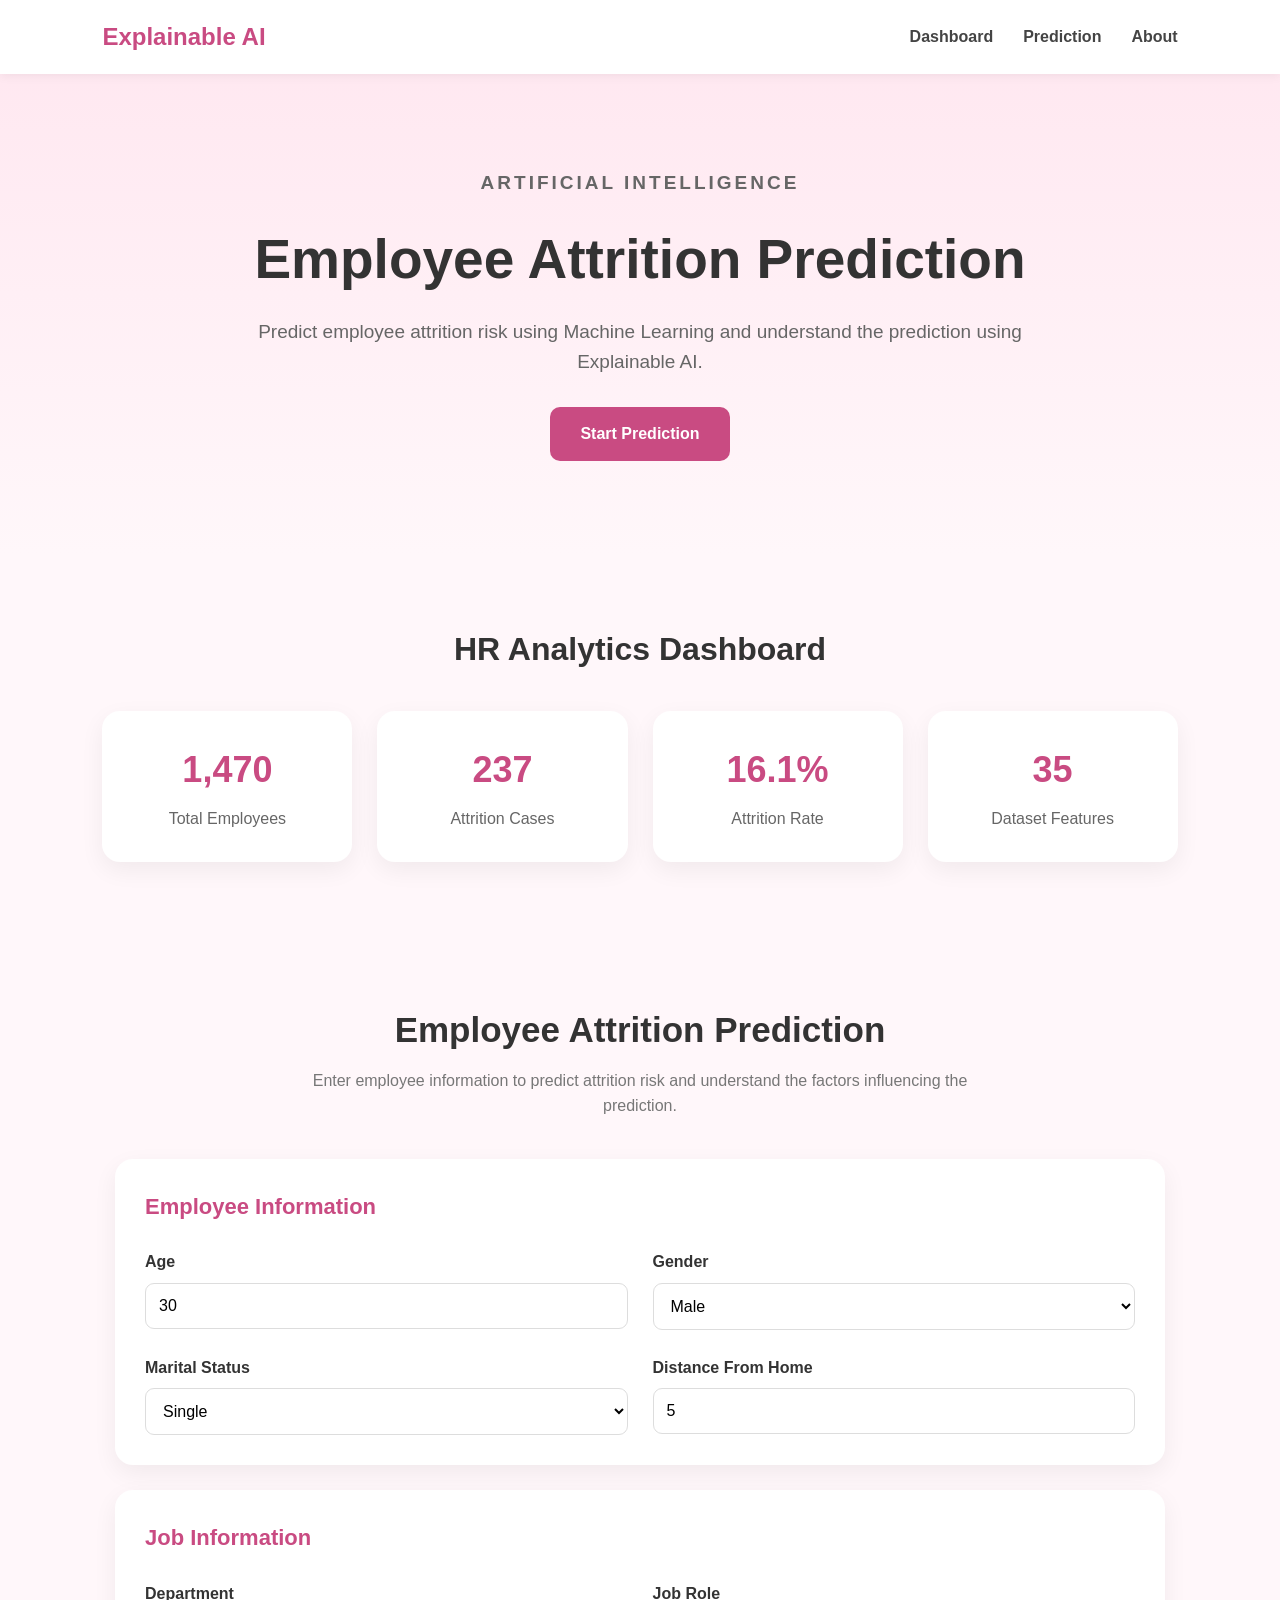
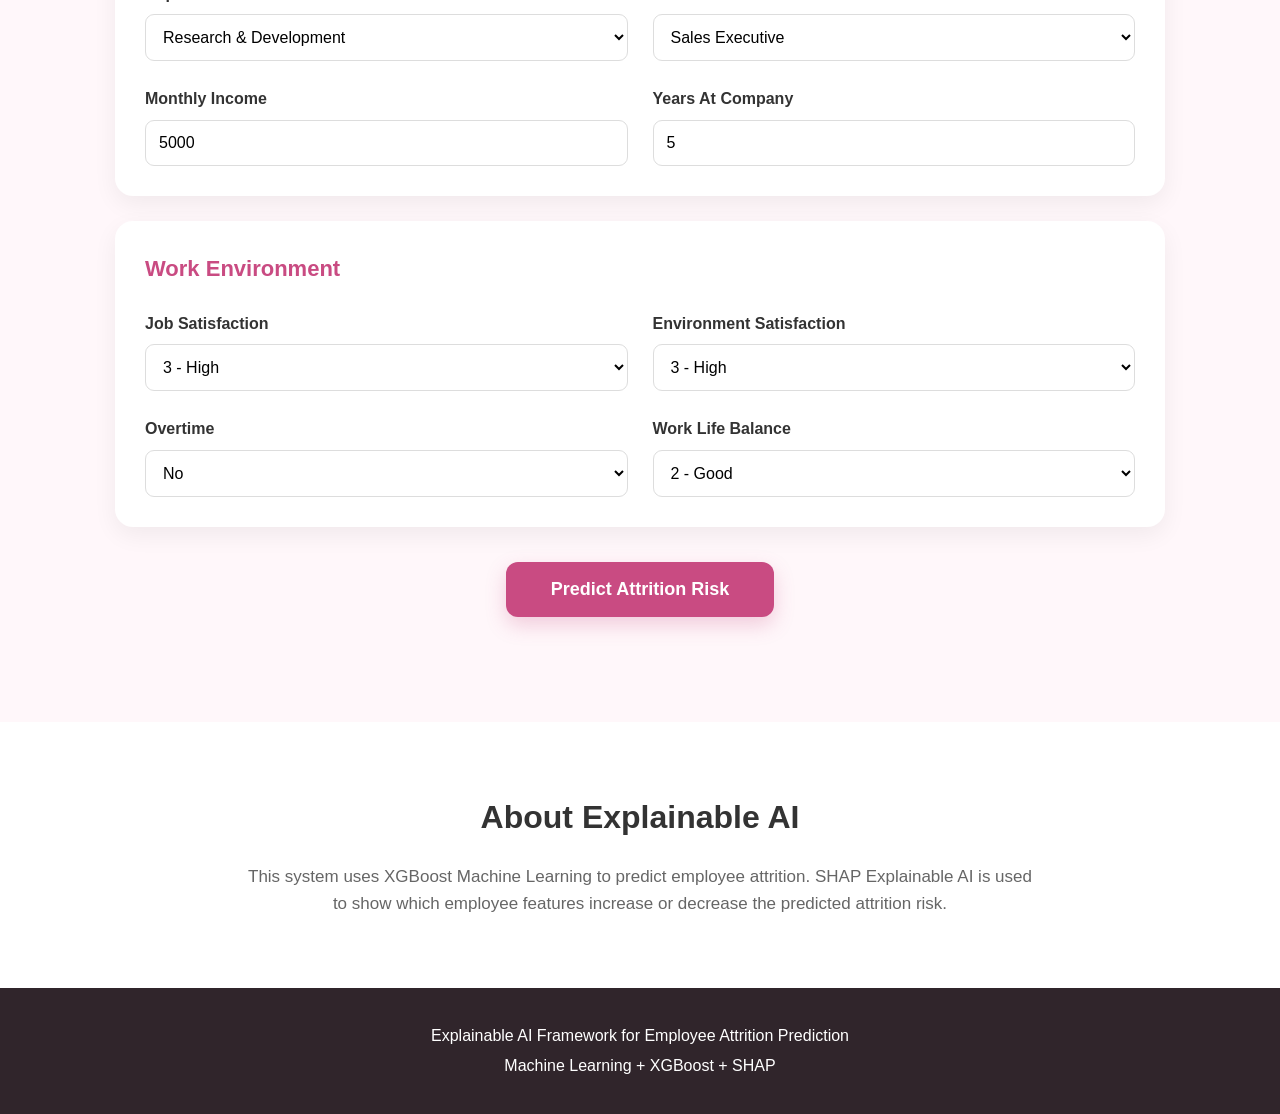
<file: frontend/index.html>
<!DOCTYPE html>
<html lang="en">

<head>
    <meta charset="UTF-8">

    <meta name="viewport"
        content="width=device-width, initial-scale=1.0">

    <title>
        Explainable AI - Employee Attrition Prediction
    </title>

    <link rel="stylesheet"
        href="style.css">
</head>

<body>

    <!-- HEADER -->

    <header class="header">

        <div class="logo">
            Explainable AI
        </div>

        <nav>
            <a href="#dashboard">
                Dashboard
            </a>

            <a href="#prediction">
                Prediction
            </a>

            <a href="#about">
                About
            </a>
        </nav>

    </header>


    <!-- HERO -->

    <section class="hero"
        id="dashboard">

        <div class="hero-content">

            <p class="small-title">
                ARTIFICIAL INTELLIGENCE
            </p>

            <h1>
                Employee Attrition
                Prediction
            </h1>

            <p>
                Predict employee attrition risk using
                Machine Learning and understand the
                prediction using Explainable AI.
            </p>

            <a href="#prediction"
                class="hero-button">
                Start Prediction
            </a>

        </div>

    </section>


    <!-- DASHBOARD -->

    <section class="dashboard">

        <h2>
            HR Analytics Dashboard
        </h2>

        <div class="cards">

            <div class="card">

                <h3>
                    1,470
                </h3>

                <p>
                    Total Employees
                </p>

            </div>


            <div class="card">

                <h3>
                    237
                </h3>

                <p>
                    Attrition Cases
                </p>

            </div>


            <div class="card">

                <h3>
                    16.1%
                </h3>

                <p>
                    Attrition Rate
                </p>

            </div>


            <div class="card">

                <h3>
                    35
                </h3>

                <p>
                    Dataset Features
                </p>

            </div>

        </div>

    </section>


    <!-- PREDICTION -->

    <section class="prediction-section"
        id="prediction">

        <div class="prediction-container">

            <h2>
                Employee Attrition Prediction
            </h2>

            <p class="section-description">
                Enter employee information to predict
                attrition risk and understand the
                factors influencing the prediction.
            </p>


            <form id="prediction-form">


                <!-- EMPLOYEE INFORMATION -->

                <div class="form-section">

                    <h3>
                        Employee Information
                    </h3>


                    <div class="form-grid">


                        <div class="form-group">

                            <label>
                                Age
                            </label>

                            <input
                                type="number"
                                id="Age"
                                name="Age"
                                min="18"
                                max="70"
                                value="30"
                                required>

                        </div>


                        <div class="form-group">

                            <label>
                                Gender
                            </label>

                            <select
                                id="Gender"
                                name="Gender"
                                required>

                                <option value="Male">
                                    Male
                                </option>

                                <option value="Female">
                                    Female
                                </option>

                            </select>

                        </div>


                        <div class="form-group">

                            <label>
                                Marital Status
                            </label>

                            <select
                                id="MaritalStatus"
                                name="MaritalStatus"
                                required>

                                <option value="Single">
                                    Single
                                </option>

                                <option value="Married">
                                    Married
                                </option>

                                <option value="Divorced">
                                    Divorced
                                </option>

                            </select>

                        </div>


                        <div class="form-group">

                            <label>
                                Distance From Home
                            </label>

                            <input
                                type="number"
                                id="DistanceFromHome"
                                name="DistanceFromHome"
                                min="1"
                                max="30"
                                value="5"
                                required>

                        </div>

                    </div>

                </div>


                <!-- JOB INFORMATION -->

                <div class="form-section">

                    <h3>
                        Job Information
                    </h3>


                    <div class="form-grid">


                        <div class="form-group">

                            <label>
                                Department
                            </label>

                            <select
                                id="Department"
                                name="Department"
                                required>

                                <option value="Research & Development">
                                    Research & Development
                                </option>

                                <option value="Sales">
                                    Sales
                                </option>

                                <option value="Human Resources">
                                    Human Resources
                                </option>

                            </select>

                        </div>


                        <div class="form-group">

                            <label>
                                Job Role
                            </label>

                            <select
                                id="JobRole"
                                name="JobRole"
                                required>

                                <option value="Sales Executive">
                                    Sales Executive
                                </option>

                                <option value="Research Scientist">
                                    Research Scientist
                                </option>

                                <option value="Laboratory Technician">
                                    Laboratory Technician
                                </option>

                                <option value="Manufacturing Director">
                                    Manufacturing Director
                                </option>

                                <option value="Healthcare Representative">
                                    Healthcare Representative
                                </option>

                                <option value="Manager">
                                    Manager
                                </option>

                                <option value="Sales Representative">
                                    Sales Representative
                                </option>

                                <option value="Research Director">
                                    Research Director
                                </option>

                                <option value="Human Resources">
                                    Human Resources
                                </option>

                            </select>

                        </div>


                        <div class="form-group">

                            <label>
                                Monthly Income
                            </label>

                            <input
                                type="number"
                                id="MonthlyIncome"
                                name="MonthlyIncome"
                                min="1000"
                                value="5000"
                                required>

                        </div>


                        <div class="form-group">

                            <label>
                                Years At Company
                            </label>

                            <input
                                type="number"
                                id="YearsAtCompany"
                                name="YearsAtCompany"
                                min="0"
                                max="40"
                                value="5"
                                required>

                        </div>

                    </div>

                </div>


                <!-- WORK ENVIRONMENT -->

                <div class="form-section">

                    <h3>
                        Work Environment
                    </h3>


                    <div class="form-grid">


                        <div class="form-group">

                            <label>
                                Job Satisfaction
                            </label>

                            <select
                                id="JobSatisfaction"
                                name="JobSatisfaction"
                                required>

                                <option value="1">
                                    1 - Low
                                </option>

                                <option value="2">
                                    2 - Medium
                                </option>

                                <option value="3"
                                    selected>
                                    3 - High
                                </option>

                                <option value="4">
                                    4 - Very High
                                </option>

                            </select>

                        </div>


                        <div class="form-group">

                            <label>
                                Environment Satisfaction
                            </label>

                            <select
                                id="EnvironmentSatisfaction"
                                name="EnvironmentSatisfaction"
                                required>

                                <option value="1">
                                    1 - Low
                                </option>

                                <option value="2">
                                    2 - Medium
                                </option>

                                <option value="3"
                                    selected>
                                    3 - High
                                </option>

                                <option value="4">
                                    4 - Very High
                                </option>

                            </select>

                        </div>


                        <div class="form-group">

                            <label>
                                Overtime
                            </label>

                            <select
                                id="OverTime"
                                name="OverTime"
                                required>

                                <option value="No">
                                    No
                                </option>

                                <option value="Yes">
                                    Yes
                                </option>

                            </select>

                        </div>


                        <div class="form-group">

                            <label>
                                Work Life Balance
                            </label>

                            <select
                                id="WorkLifeBalance"
                                name="WorkLifeBalance"
                                required>

                                <option value="1">
                                    1 - Low
                                </option>

                                <option value="2"
                                    selected>
                                    2 - Good
                                </option>

                                <option value="3">
                                    3 - Better
                                </option>

                                <option value="4">
                                    4 - Best
                                </option>

                            </select>

                        </div>

                    </div>

                </div>


                <!-- BUTTON -->

                <div class="button-area">

                    <button
                        type="submit"
                        id="predict-btn">

                        Predict Attrition Risk

                    </button>

                </div>

            </form>


            <!-- RESULT -->

            <div id="prediction-result"
                class="result-container">

            </div>

        </div>

    </section>


    <!-- ABOUT -->

    <section class="about"
        id="about">

        <h2>
            About Explainable AI
        </h2>

        <p>
            This system uses XGBoost Machine Learning
            to predict employee attrition.
            SHAP Explainable AI is used to show
            which employee features increase or
            decrease the predicted attrition risk.
        </p>

    </section>


    <!-- FOOTER -->

    <footer>

        <p>
            Explainable AI Framework for Employee
            Attrition Prediction
        </p>

        <p>
            Machine Learning + XGBoost + SHAP
        </p>

    </footer>


    <script src="script.js"></script>

</body>

</html>
</file>
<file: frontend/style.css>
* {
    margin: 0;
    padding: 0;
    box-sizing: border-box;
}


body {
    font-family: Arial, Helvetica, sans-serif;
    background: #fff7fa;
    color: #333;
    line-height: 1.6;
}


/* HEADER */

.header {
    width: 100%;
    padding: 18px 8%;
    display: flex;
    justify-content: space-between;
    align-items: center;
    background: white;
    position: sticky;
    top: 0;
    z-index: 1000;
    box-shadow: 0 2px 10px rgba(0,0,0,0.06);
}


.logo {
    font-size: 24px;
    font-weight: bold;
    color: #c94b82;
}


nav {
    display: flex;
    gap: 30px;
}


nav a {
    text-decoration: none;
    color: #444;
    font-weight: 600;
}


nav a:hover {
    color: #c94b82;
}


/* HERO */

.hero {
    min-height: 480px;
    display: flex;
    align-items: center;
    justify-content: center;
    text-align: center;
    padding: 70px 20px;

    background:
        linear-gradient(
            rgba(255, 231, 240, 0.92),
            rgba(255, 247, 250, 0.96)
        );
}


.hero-content {
    max-width: 850px;
}


.small-title {
    color: #c94b82;
    font-weight: bold;
    letter-spacing: 3px;
    margin-bottom: 15px;
}


.hero h1 {
    font-size: 55px;
    line-height: 1.15;
    margin-bottom: 25px;
}


.hero p {
    font-size: 19px;
    color: #666;
    margin-bottom: 30px;
}


.hero-button {
    display: inline-block;
    padding: 14px 30px;
    background: #c94b82;
    color: white;
    text-decoration: none;
    border-radius: 10px;
    font-weight: bold;
}


.hero-button:hover {
    background: #a83d6c;
}


/* DASHBOARD */

.dashboard {
    padding: 70px 8%;
    text-align: center;
}


.dashboard h2 {
    font-size: 32px;
    margin-bottom: 35px;
}


.cards {
    display: grid;
    grid-template-columns:
        repeat(4, 1fr);
    gap: 25px;
}


.card {
    background: white;
    padding: 30px;
    border-radius: 18px;
    box-shadow:
        0 8px 25px
        rgba(0,0,0,0.06);
}


.card h3 {
    font-size: 36px;
    color: #c94b82;
    margin-bottom: 8px;
}


.card p {
    color: #666;
}


/* PREDICTION */

.prediction-section {
    padding: 70px 5%;
}


.prediction-container {
    max-width: 1050px;
    margin: auto;
}


.prediction-container > h2 {
    text-align: center;
    font-size: 35px;
}


.section-description {
    text-align: center;
    color: #777;
    margin: 10px auto 40px;
    max-width: 700px;
}


.form-section {
    background: white;
    padding: 30px;
    margin-bottom: 25px;
    border-radius: 18px;

    box-shadow:
        0 8px 25px
        rgba(0,0,0,0.06);
}


.form-section h3 {
    color: #c94b82;
    font-size: 22px;
    margin-bottom: 25px;
}


.form-grid {
    display: grid;
    grid-template-columns:
        repeat(2, 1fr);
    gap: 25px;
}


.form-group {
    display: flex;
    flex-direction: column;
}


.form-group label {
    font-weight: bold;
    margin-bottom: 8px;
}


.form-group input,
.form-group select {
    width: 100%;
    padding: 13px;
    border: 1px solid #ddd;
    border-radius: 9px;
    font-size: 16px;
    background: white;
}


.form-group input:focus,
.form-group select:focus {
    outline: none;
    border-color: #c94b82;
}


/* BUTTON */

.button-area {
    text-align: center;
    margin: 35px 0;
}


#predict-btn {
    padding: 17px 45px;
    border: none;
    border-radius: 12px;

    background: #c94b82;
    color: white;

    font-size: 18px;
    font-weight: bold;

    cursor: pointer;

    box-shadow:
        0 8px 20px
        rgba(201,75,130,0.25);
}


#predict-btn:hover {
    background: #a83d6c;
    transform: translateY(-1px);
}


#predict-btn:disabled {
    opacity: 0.7;
    cursor: not-allowed;
}


/* RESULT */

.result-container {
    display: none;

    margin-top: 40px;
    padding: 35px;

    background: white;

    border-radius: 20px;

    box-shadow:
        0 10px 35px
        rgba(0,0,0,0.08);
}


.result-container.show {
    display: block;
}


.result-title {
    text-align: center;
    color: #c94b82;
    font-size: 30px;
    margin-bottom: 10px;
}


.prediction-name {
    text-align: center;
    font-size: 42px;
    font-weight: bold;
    margin: 10px 0;
}


.probability {
    text-align: center;
    font-size: 22px;
    margin-bottom: 10px;
}


.result-message {
    text-align: center;
    color: #666;
    margin-bottom: 35px;
}


.explanation-title {
    text-align: center;
    margin-bottom: 10px;
}


.explanation-description {
    text-align: center;
    color: #777;
    margin-bottom: 25px;
}


.explanation-item {
    padding: 18px;
    margin-bottom: 15px;

    background: #fff5f8;

    border-radius: 12px;
}


.explanation-feature {
    font-weight: bold;
    font-size: 18px;
}


.explanation-value {
    color: #777;
    margin-top: 5px;
}


.explanation-contribution {
    margin-top: 8px;
    font-weight: bold;
    color: #c94b82;
}


/* ABOUT */

.about {
    padding: 70px 10%;
    text-align: center;
    background: white;
}


.about h2 {
    font-size: 32px;
    margin-bottom: 20px;
}


.about p {
    max-width: 800px;
    margin: auto;
    color: #666;
    font-size: 17px;
}


/* FOOTER */

footer {
    text-align: center;
    padding: 30px;
    background: #30252b;
    color: white;
}


footer p {
    margin: 5px;
}


/* MOBILE */

@media (max-width: 800px) {

    .header {
        padding: 15px 5%;
    }

    nav {
        gap: 12px;
    }

    .hero h1 {
        font-size: 40px;
    }

    .cards {
        grid-template-columns:
            repeat(2, 1fr);
    }

    .form-grid {
        grid-template-columns: 1fr;
    }
}


@media (max-width: 500px) {

    nav {
        display: none;
    }

    .cards {
        grid-template-columns: 1fr;
    }

    .hero h1 {
        font-size: 34px;
    }
}
</file>
